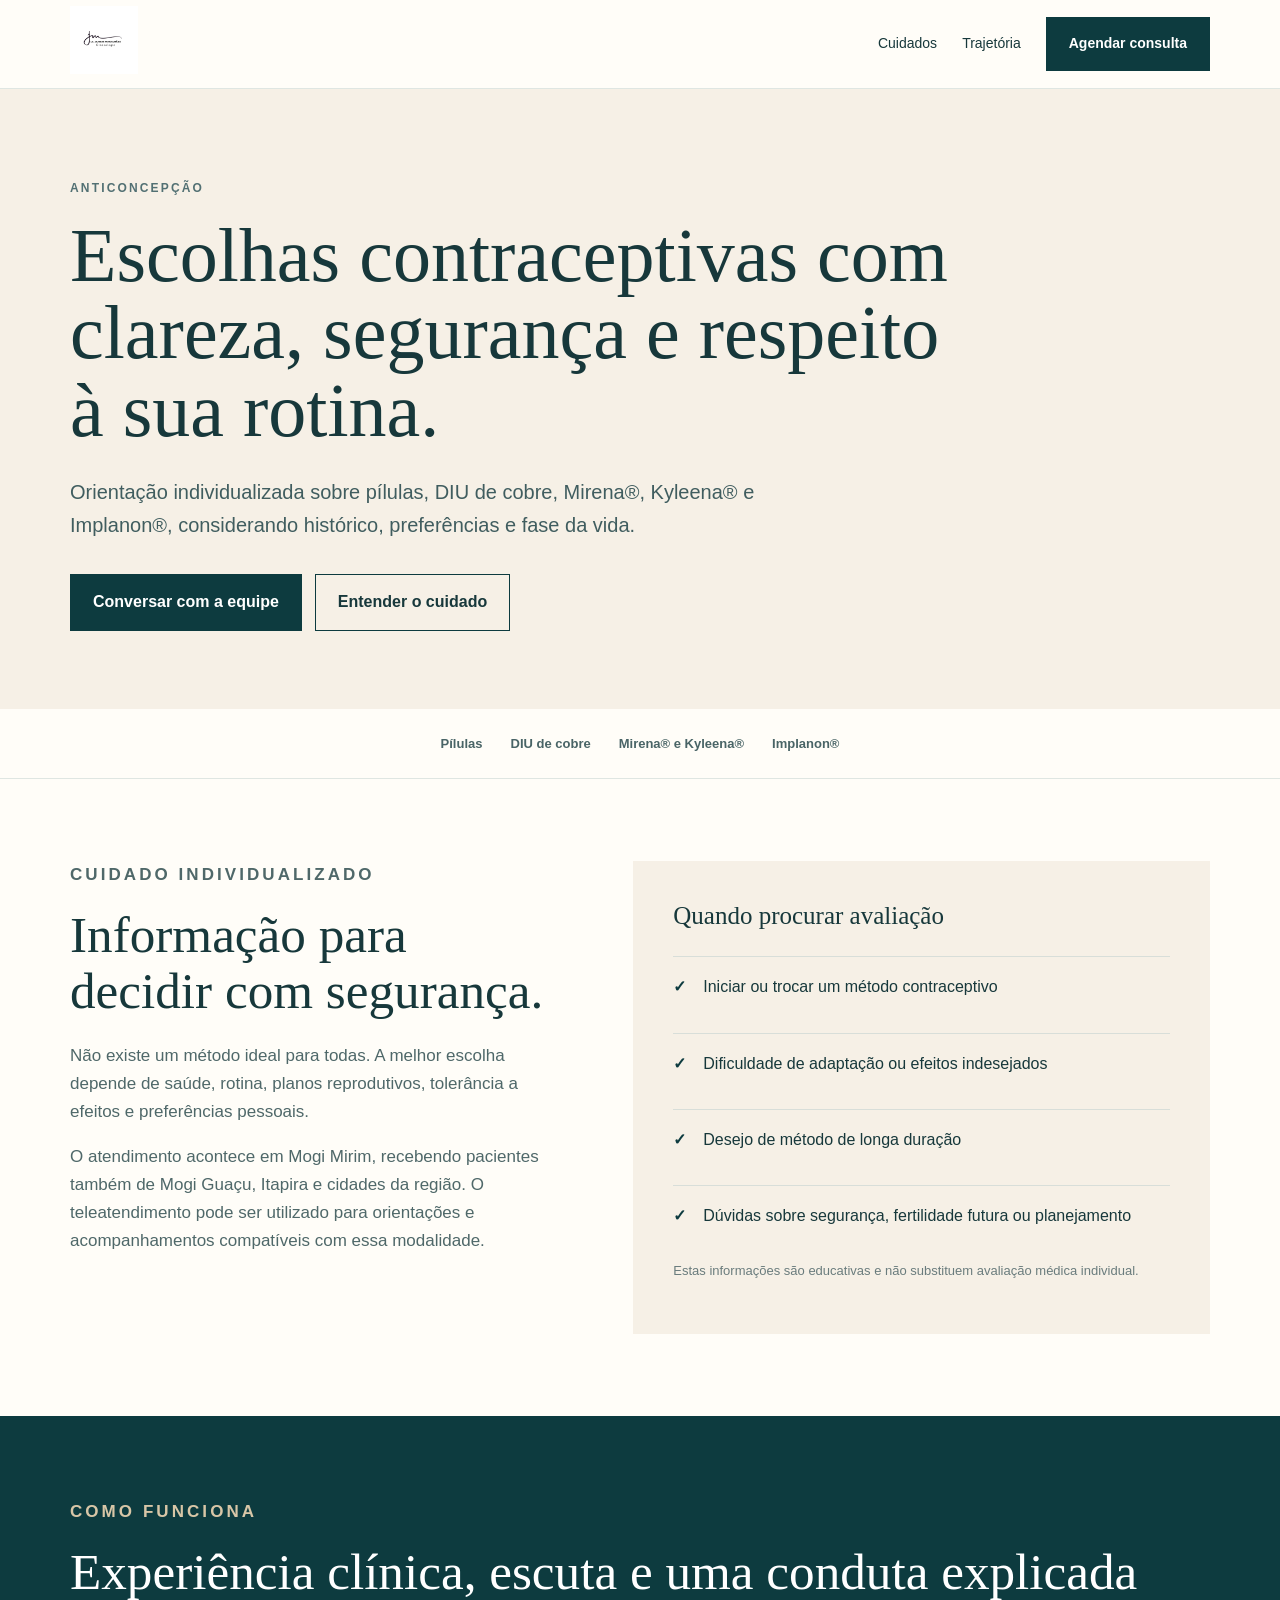
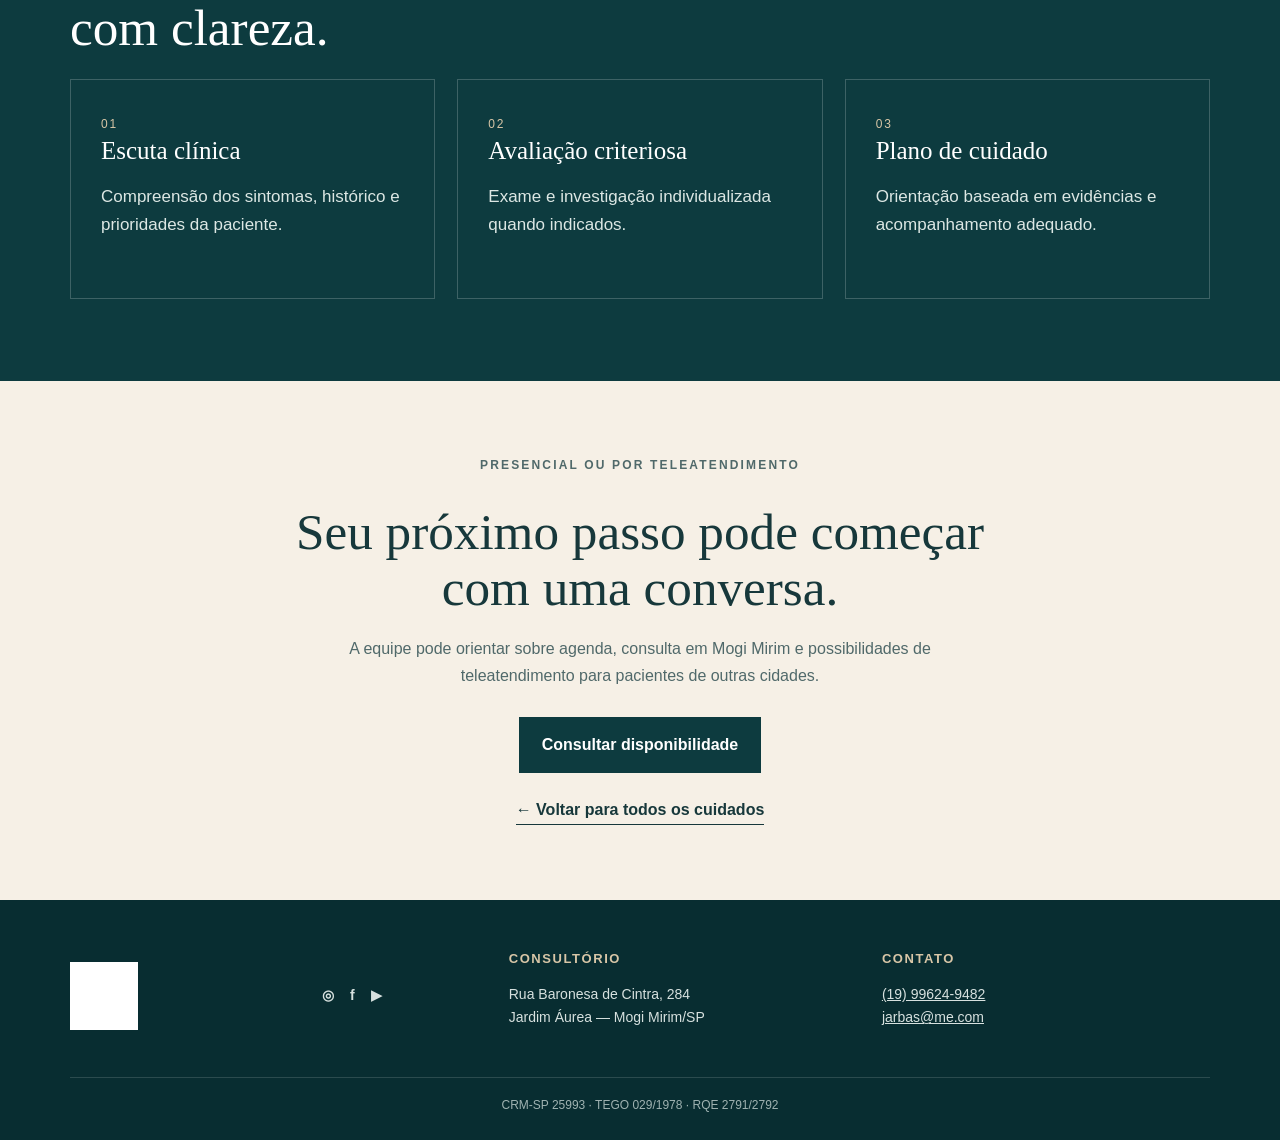
<file: anticoncepcao.html>
<!doctype html><html lang="pt-BR"><head><meta charset="utf-8"><meta name="viewport" content="width=device-width,initial-scale=1"><meta name="description" content="Atendimento ginecológico individualizado em Mogi Mirim e por teleatendimento com o Dr. Jarbas Magalhães."><link rel="stylesheet" href="./care-page.css"><link rel="icon" href="./favicon.svg"><title>Cuidados ginecológicos | Dr. Jarbas Magalhães</title></head><body><header class="top"><div class="wrap nav"><a href="./index.html"><img class="logo" src="./jarbas-magalhaes-logo-v152.png" alt="Dr. Jarbas Magalhães — Ginecologia"></a><nav class="navlinks"><a href="./index.html#cuidados">Cuidados</a><a href="./index.html#trajetoria">Trajetória</a><a class="button primary" target="_blank" rel="noreferrer" href="https://wa.me/5519996249482">Agendar consulta</a></nav></div></header><main><section class="hero"><div class="wrap"><p class="eyebrow" data-label></p><h1 data-title></h1><p class="lead" data-lead></p><div class="actions"><a class="button primary" target="_blank" rel="noreferrer" href="https://wa.me/5519996249482">Conversar com a equipe</a><a class="button" href="#como-funciona">Entender o cuidado</a></div></div></section><div class="signals"><div class="wrap" data-signals></div></div><section class="section"><div class="wrap grid"><div><p class="eyebrow">Cuidado individualizado</p><h2>Informação para decidir com segurança.</h2><p data-intro></p><p>O atendimento acontece em Mogi Mirim, recebendo pacientes também de Mogi Guaçu, Itapira e cidades da região. O teleatendimento pode ser utilizado para orientações e acompanhamentos compatíveis com essa modalidade.</p></div><aside class="panel"><h3>Quando procurar avaliação</h3><ul class="list" data-when></ul><p class="notice">Estas informações são educativas e não substituem avaliação médica individual.</p></aside></div></section><section class="section dark" id="como-funciona"><div class="wrap"><p class="eyebrow">Como funciona</p><h2>Experiência clínica, escuta e uma conduta explicada com clareza.</h2><div class="three"><article class="card"><span>01</span><h3>Escuta clínica</h3><p>Compreensão dos sintomas, histórico e prioridades da paciente.</p></article><article class="card"><span>02</span><h3>Avaliação criteriosa</h3><p>Exame e investigação individualizada quando indicados.</p></article><article class="card"><span>03</span><h3>Plano de cuidado</h3><p>Orientação baseada em evidências e acompanhamento adequado.</p></article></div></div></section><section class="cta"><div class="wrap"><p class="eyebrow">Presencial ou por teleatendimento</p><h2>Seu próximo passo pode começar com uma conversa.</h2><p>A equipe pode orientar sobre agenda, consulta em Mogi Mirim e possibilidades de teleatendimento para pacientes de outras cidades.</p><a class="button primary" target="_blank" rel="noreferrer" href="https://wa.me/5519996249482">Consultar disponibilidade</a><br><a class="back" href="./index.html#cuidados">← Voltar para todos os cuidados</a></div></section></main><footer class="footer"><div class="wrap"><div class="footer-main"><div class="brandrow"><img class="logo" src="./jarbas-magalhaes-logo-v152.png" alt="Dr. Jarbas Magalhães"><div class="social"><a aria-label="Instagram" target="_blank" rel="noreferrer" href="https://www.instagram.com/drjarbasmagalhaes/">◎</a><a aria-label="Facebook" target="_blank" rel="noreferrer" href="https://www.facebook.com/jarbas.magalhaes/">f</a><a aria-label="YouTube" target="_blank" rel="noreferrer" href="https://www.youtube.com/channel/UCqeFYTVf4IwUSs_GWN5DB_w">▶</a></div></div><div><h4>Consultório</h4><p>Rua Baronesa de Cintra, 284<br>Jardim Áurea — Mogi Mirim/SP</p></div><div><h4>Contato</h4><p><a href="tel:+5519996249482">(19) 99624-9482</a><br><a href="mailto:jarbas@me.com">jarbas@me.com</a></p></div></div><div class="legal">CRM-SP 25993 · TEGO 029/1978 · RQE 2791/2792</div></div></footer><script src="./care-page.js"></script></body></html>
</file>
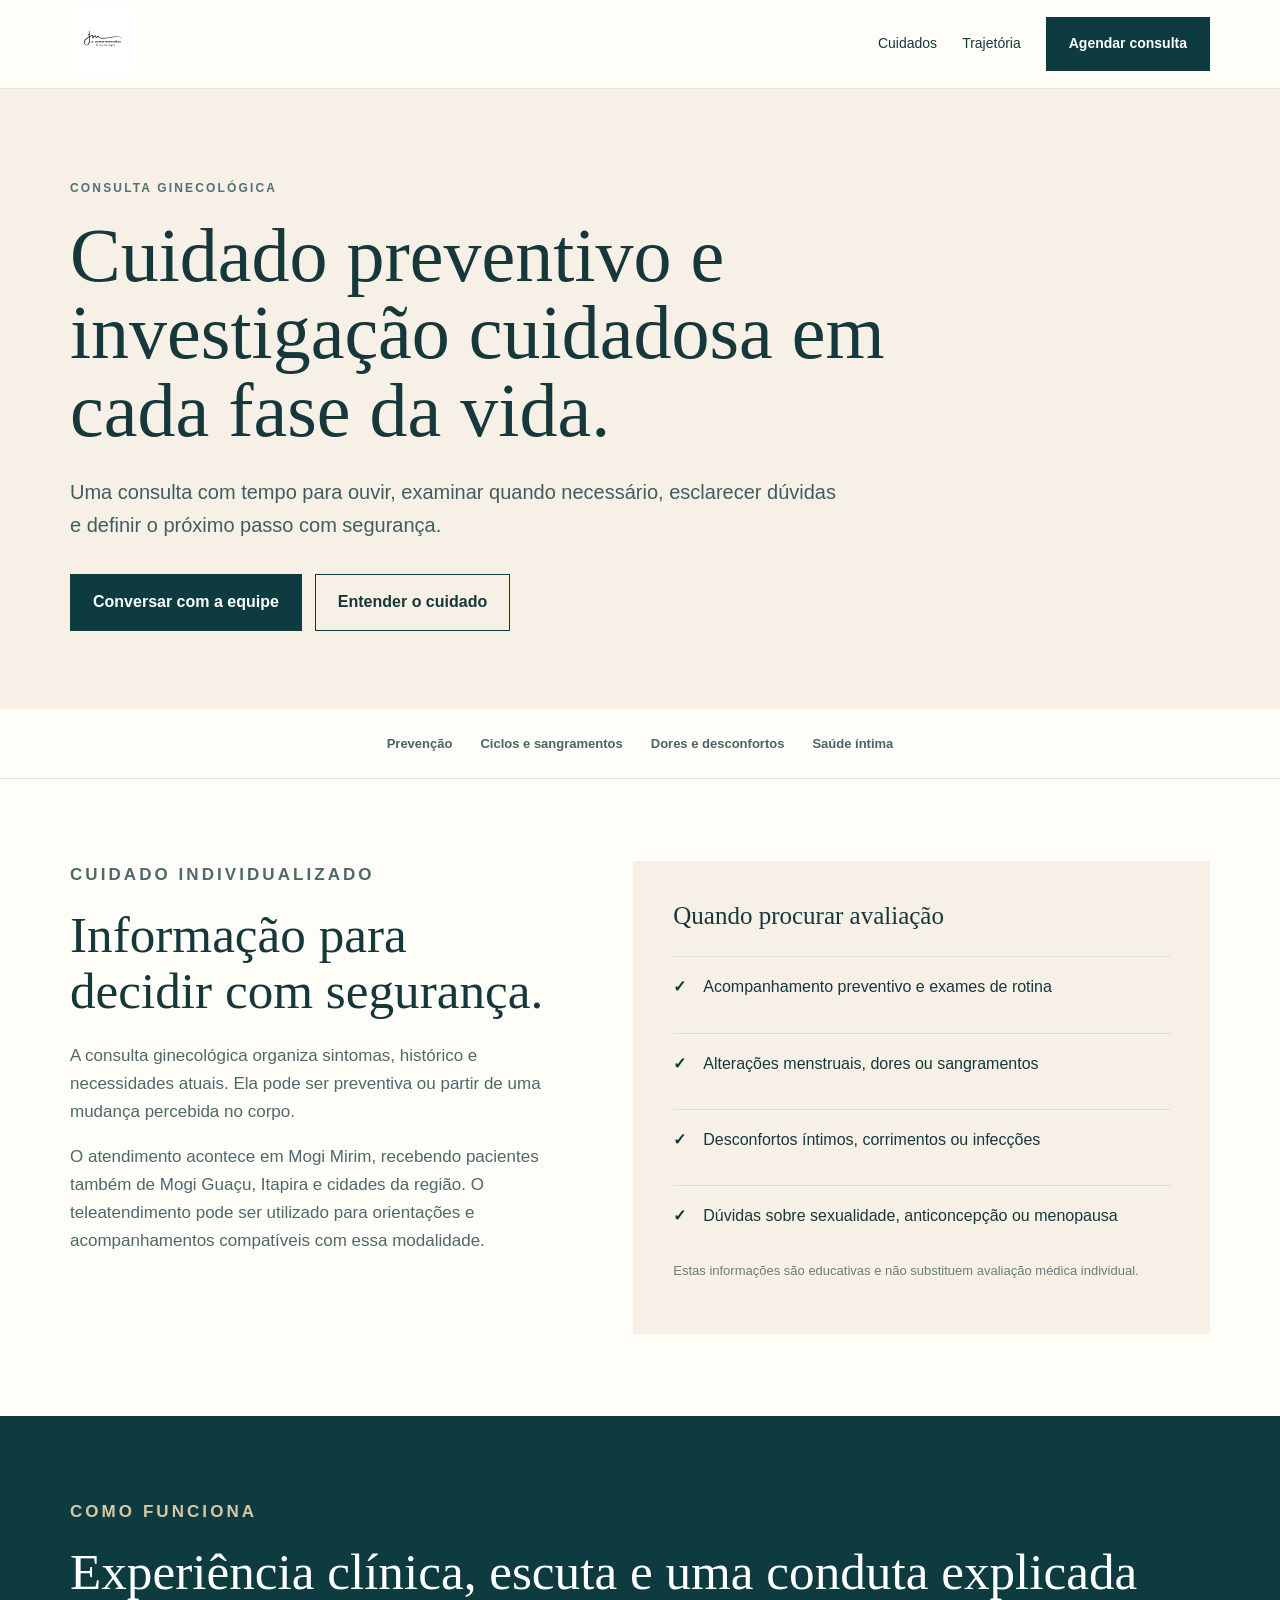
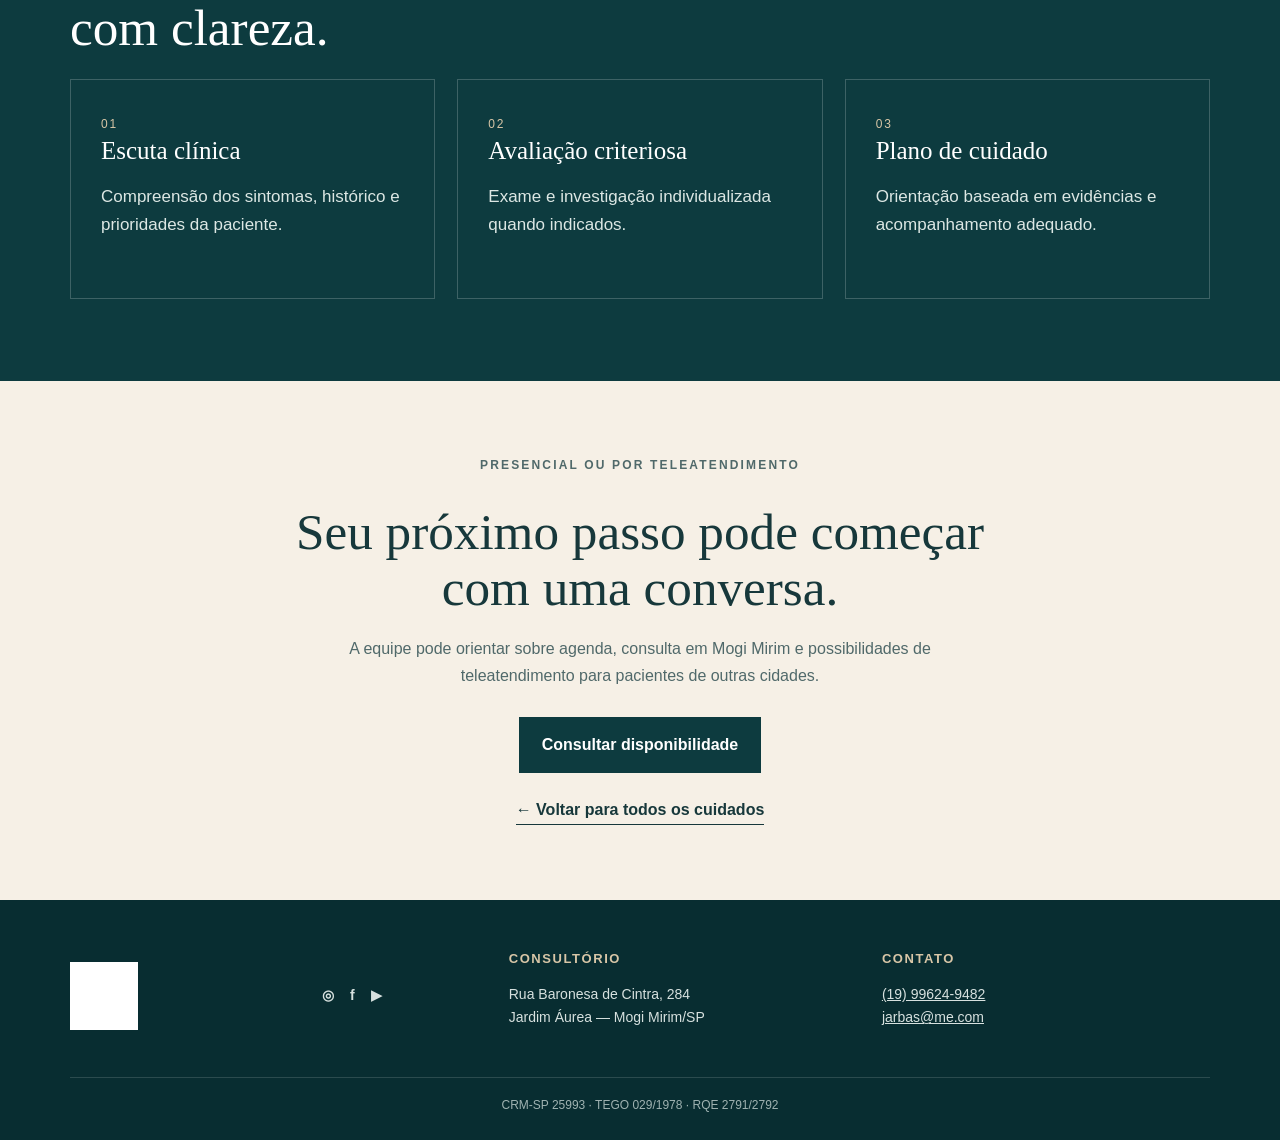
<file: care-template.html>
<!doctype html><html lang="pt-BR"><head><meta charset="utf-8"><meta name="viewport" content="width=device-width,initial-scale=1"><meta name="description" content="Atendimento ginecológico individualizado em Mogi Mirim e por teleatendimento com o Dr. Jarbas Magalhães."><link rel="stylesheet" href="/care-page.css"><link rel="icon" href="/favicon.svg"><title>Cuidados ginecológicos | Dr. Jarbas Magalhães</title></head><body><header class="top"><div class="wrap nav"><a href="/index.html"><img class="logo" src="/jarbas-magalhaes-logo-v152.png" alt="Dr. Jarbas Magalhães — Ginecologia"></a><nav class="navlinks"><a href="/index.html#cuidados">Cuidados</a><a href="/index.html#trajetoria">Trajetória</a><a class="button primary" target="_blank" rel="noreferrer" href="https://wa.me/5519996249482">Agendar consulta</a></nav></div></header><main><section class="hero"><div class="wrap"><p class="eyebrow" data-label></p><h1 data-title></h1><p class="lead" data-lead></p><div class="actions"><a class="button primary" target="_blank" rel="noreferrer" href="https://wa.me/5519996249482">Conversar com a equipe</a><a class="button" href="#como-funciona">Entender o cuidado</a></div></div></section><div class="signals"><div class="wrap" data-signals></div></div><section class="section"><div class="wrap grid"><div><p class="eyebrow">Cuidado individualizado</p><h2>Informação para decidir com segurança.</h2><p data-intro></p><p>O atendimento acontece em Mogi Mirim, recebendo pacientes também de Mogi Guaçu, Itapira e cidades da região. O teleatendimento pode ser utilizado para orientações e acompanhamentos compatíveis com essa modalidade.</p></div><aside class="panel"><h3>Quando procurar avaliação</h3><ul class="list" data-when></ul><p class="notice">Estas informações são educativas e não substituem avaliação médica individual.</p></aside></div></section><section class="section dark" id="como-funciona"><div class="wrap"><p class="eyebrow">Como funciona</p><h2>Experiência clínica, escuta e uma conduta explicada com clareza.</h2><div class="three"><article class="card"><span>01</span><h3>Escuta clínica</h3><p>Compreensão dos sintomas, histórico e prioridades da paciente.</p></article><article class="card"><span>02</span><h3>Avaliação criteriosa</h3><p>Exame e investigação individualizada quando indicados.</p></article><article class="card"><span>03</span><h3>Plano de cuidado</h3><p>Orientação baseada em evidências e acompanhamento adequado.</p></article></div></div></section><section class="cta"><div class="wrap"><p class="eyebrow">Presencial ou por teleatendimento</p><h2>Seu próximo passo pode começar com uma conversa.</h2><p>A equipe pode orientar sobre agenda, consulta em Mogi Mirim e possibilidades de teleatendimento para pacientes de outras cidades.</p><a class="button primary" target="_blank" rel="noreferrer" href="https://wa.me/5519996249482">Consultar disponibilidade</a><br><a class="back" href="/index.html#cuidados">← Voltar para todos os cuidados</a></div></section></main><footer class="footer"><div class="wrap"><div class="footer-main"><div class="brandrow"><img class="logo" src="/jarbas-magalhaes-logo-v152.png" alt="Dr. Jarbas Magalhães"><div class="social"><a aria-label="Instagram" target="_blank" rel="noreferrer" href="https://www.instagram.com/drjarbasmagalhaes/">◎</a><a aria-label="Facebook" target="_blank" rel="noreferrer" href="https://www.facebook.com/jarbas.magalhaes/">f</a><a aria-label="YouTube" target="_blank" rel="noreferrer" href="https://www.youtube.com/channel/UCqeFYTVf4IwUSs_GWN5DB_w">▶</a></div></div><div><h4>Consultório</h4><p>Rua Baronesa de Cintra, 284<br>Jardim Áurea — Mogi Mirim/SP</p></div><div><h4>Contato</h4><p><a href="tel:+5519996249482">(19) 99624-9482</a><br><a href="mailto:jarbas@me.com">jarbas@me.com</a></p></div></div><div class="legal">CRM-SP 25993 · TEGO 029/1978 · RQE 2791/2792</div></div></footer><script src="/care-page.js"></script></body></html>
</file>
<file: care-page.css>
:root{--petrol:#0d3b3f;--deep:#082d31;--cream:#f6f0e6;--paper:#fffdf8;--sand:#d8c6a7;--ink:#17383b}*{box-sizing:border-box}html{scroll-behavior:smooth}body{margin:0;background:var(--paper);color:var(--ink);font-family:Arial,sans-serif;line-height:1.65}a{color:inherit}.wrap{width:min(1140px,calc(100% - 40px));margin:auto}.top{position:sticky;top:0;z-index:10;background:rgba(255,253,248,.96);border-bottom:1px solid #dfe6e2}.nav{height:88px;display:flex;align-items:center;justify-content:space-between;gap:28px}.logo{width:255px;max-height:68px;object-fit:contain;object-position:left center}.navlinks{display:flex;align-items:center;gap:25px;font-size:14px}.navlinks a{text-decoration:none}.button{display:inline-flex;align-items:center;justify-content:center;padding:14px 22px;border:1px solid var(--petrol);text-decoration:none;font-weight:700}.button.primary{background:var(--petrol);color:white}.hero{background:var(--cream);padding:90px 0 78px}.eyebrow{margin:0 0 18px;text-transform:uppercase;letter-spacing:.18em;font-size:12px;font-weight:700;color:#527073}.hero h1{font:400 clamp(42px,6vw,76px)/1.02 Georgia,serif;max-width:920px;margin:0 0 27px}.lead{font-size:20px;max-width:780px;margin:0 0 32px;color:#405d5f}.actions{display:flex;gap:13px;flex-wrap:wrap}.signals{padding:24px 0;border-bottom:1px solid #dfe6e2}.signals .wrap{display:flex;justify-content:center;gap:12px 28px;flex-wrap:wrap;font-size:13px;font-weight:700;color:#496466}.section{padding:82px 0}.grid{display:grid;grid-template-columns:.92fr 1.08fr;gap:72px}.section h2{font:400 clamp(34px,4vw,54px)/1.08 Georgia,serif;margin:0 0 24px}.section h3{font:400 25px/1.2 Georgia,serif;margin:0 0 13px}.section p{font-size:17px;color:#4f6869}.panel{background:var(--cream);padding:40px}.list{display:grid;gap:15px;margin:25px 0 0;padding:0;list-style:none}.list li{padding:17px 0 17px 30px;border-top:1px solid #d8ded9;position:relative}.list li:before{content:'✓';position:absolute;left:0;color:var(--petrol);font-weight:700}.dark{background:var(--petrol);color:white}.dark p{color:#dce7e4}.dark .eyebrow{color:var(--sand)}.three{display:grid;grid-template-columns:repeat(3,1fr);gap:22px}.card{border:1px solid rgba(255,255,255,.2);padding:30px;min-height:220px}.card span{color:var(--sand);font-size:12px;letter-spacing:.15em}.cta{padding:75px 0;text-align:center;background:var(--cream)}.cta h2{font:400 clamp(35px,4vw,52px)/1.1 Georgia,serif;margin:0 auto 20px;max-width:760px}.cta p{max-width:690px;margin:0 auto 28px;color:#50696a}.footer{background:var(--deep);color:white;padding:48px 0 24px}.footer-main{display:grid;grid-template-columns:1.2fr 1fr 1fr;gap:45px}.brandrow{display:flex;align-items:center;gap:22px}.footer .logo{filter:brightness(0) invert(1);width:230px}.social{display:flex;gap:16px}.social a{font-size:25px;text-decoration:none;font-weight:700}.footer p,.footer a{color:#d7e1df;font-size:14px}.footer h4{margin:0 0 12px;font-size:13px;text-transform:uppercase;letter-spacing:.12em;color:var(--sand)}.legal{border-top:1px solid rgba(255,255,255,.14);margin-top:34px;padding-top:18px;text-align:center;font-size:12px;color:#9fb2b1}.back{display:inline-block;margin-top:24px;font-weight:700;text-decoration:none;border-bottom:1px solid}.notice{font-size:13px!important;color:#6a7c7d!important}@media(max-width:800px){.wrap{width:min(100% - 28px,620px)}.nav{height:76px}.logo{width:190px}.navlinks>a:not(.button){display:none}.navlinks .button{padding:11px 13px;font-size:12px}.hero{padding:62px 0 55px}.hero h1{font-size:44px}.lead{font-size:17px}.grid,.footer-main,.three{grid-template-columns:1fr;gap:36px}.section{padding:58px 0}.panel{padding:27px}.brandrow{justify-content:space-between}.footer .logo{width:185px}.social{gap:12px}.social a{font-size:24px}}
</file>
